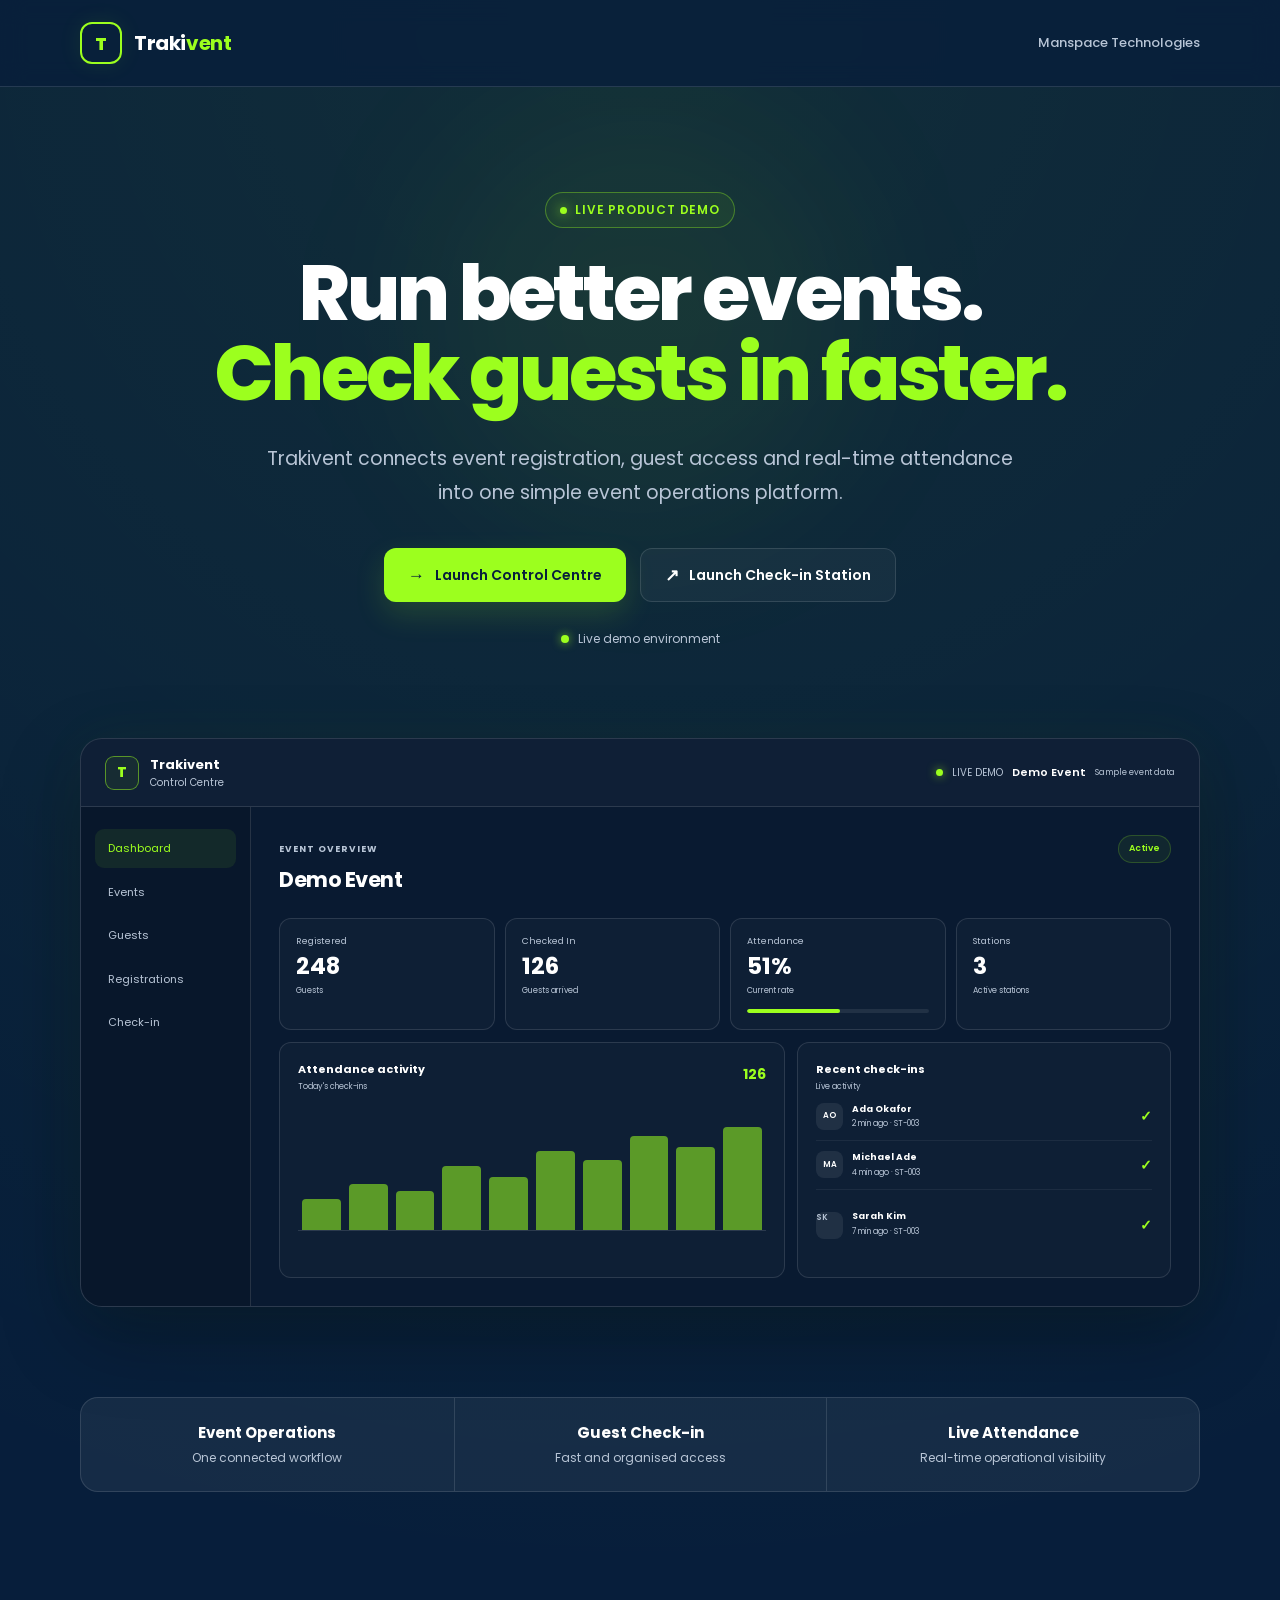
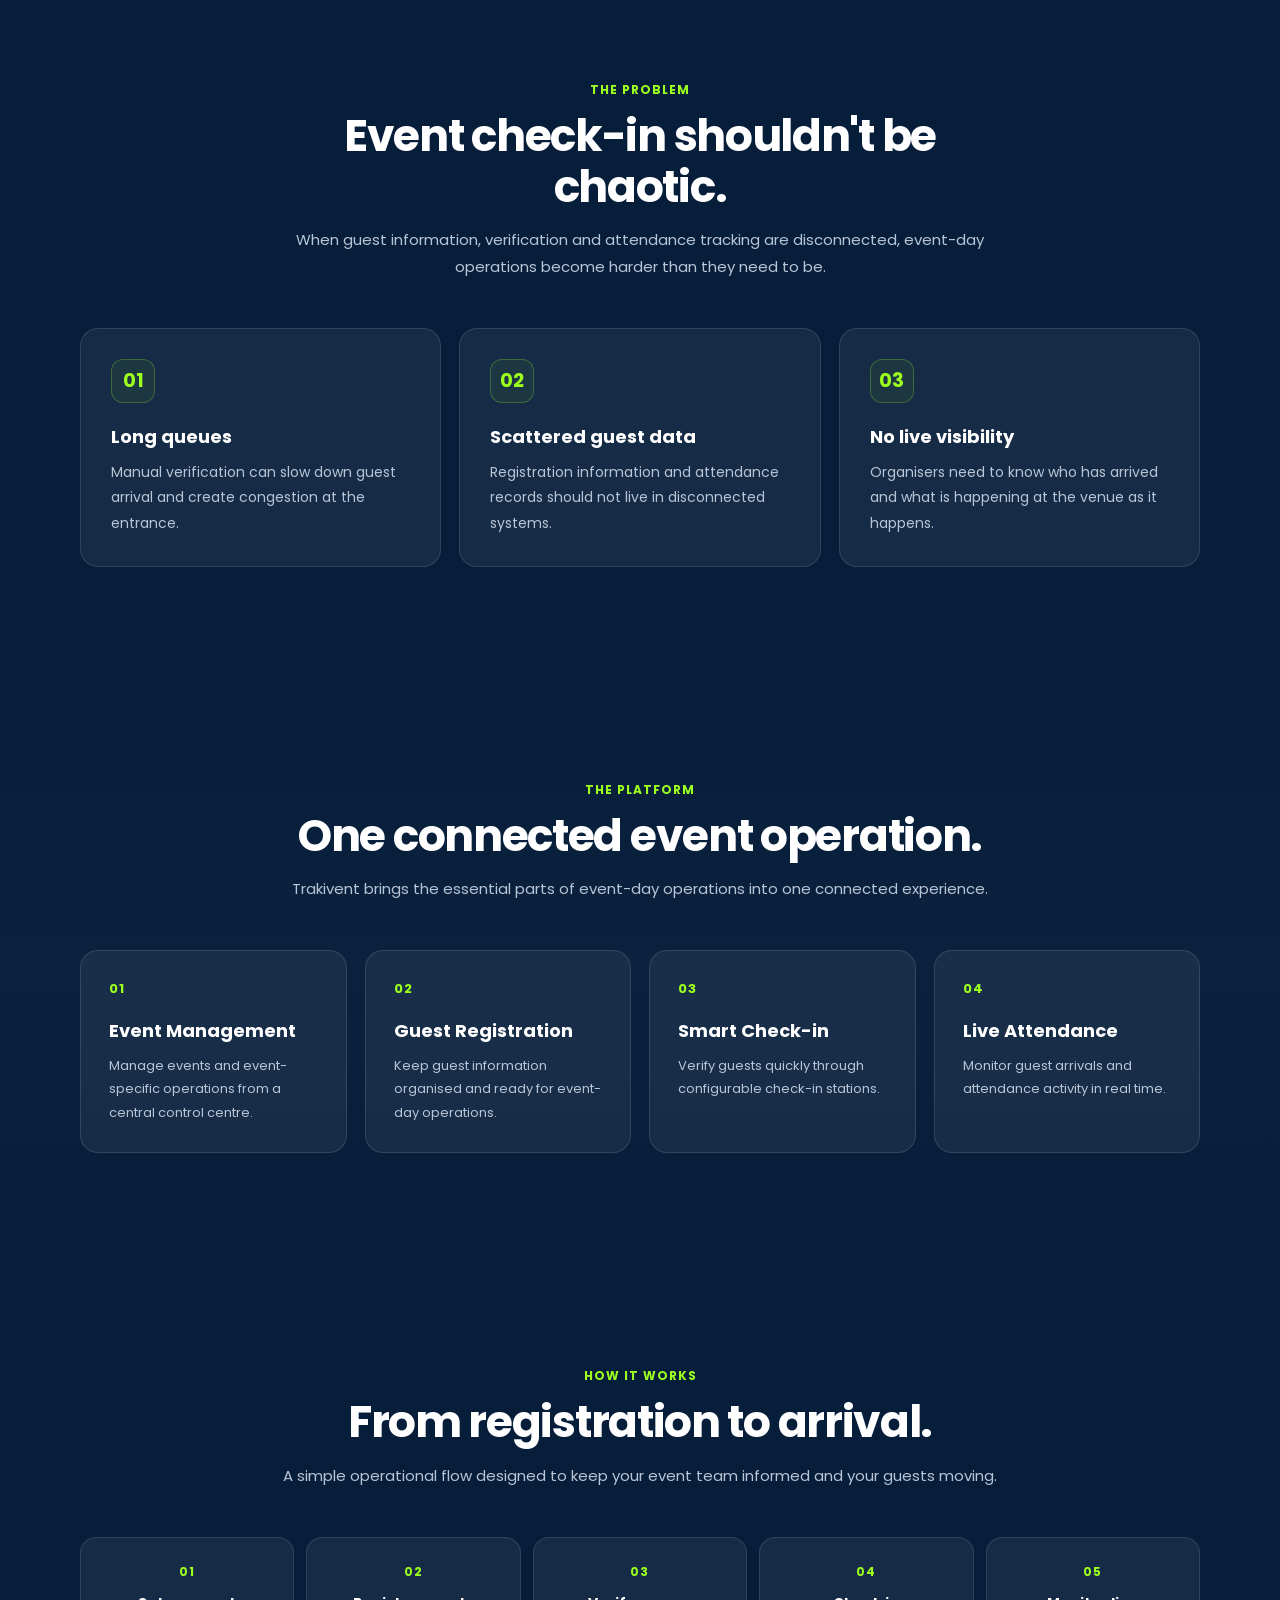
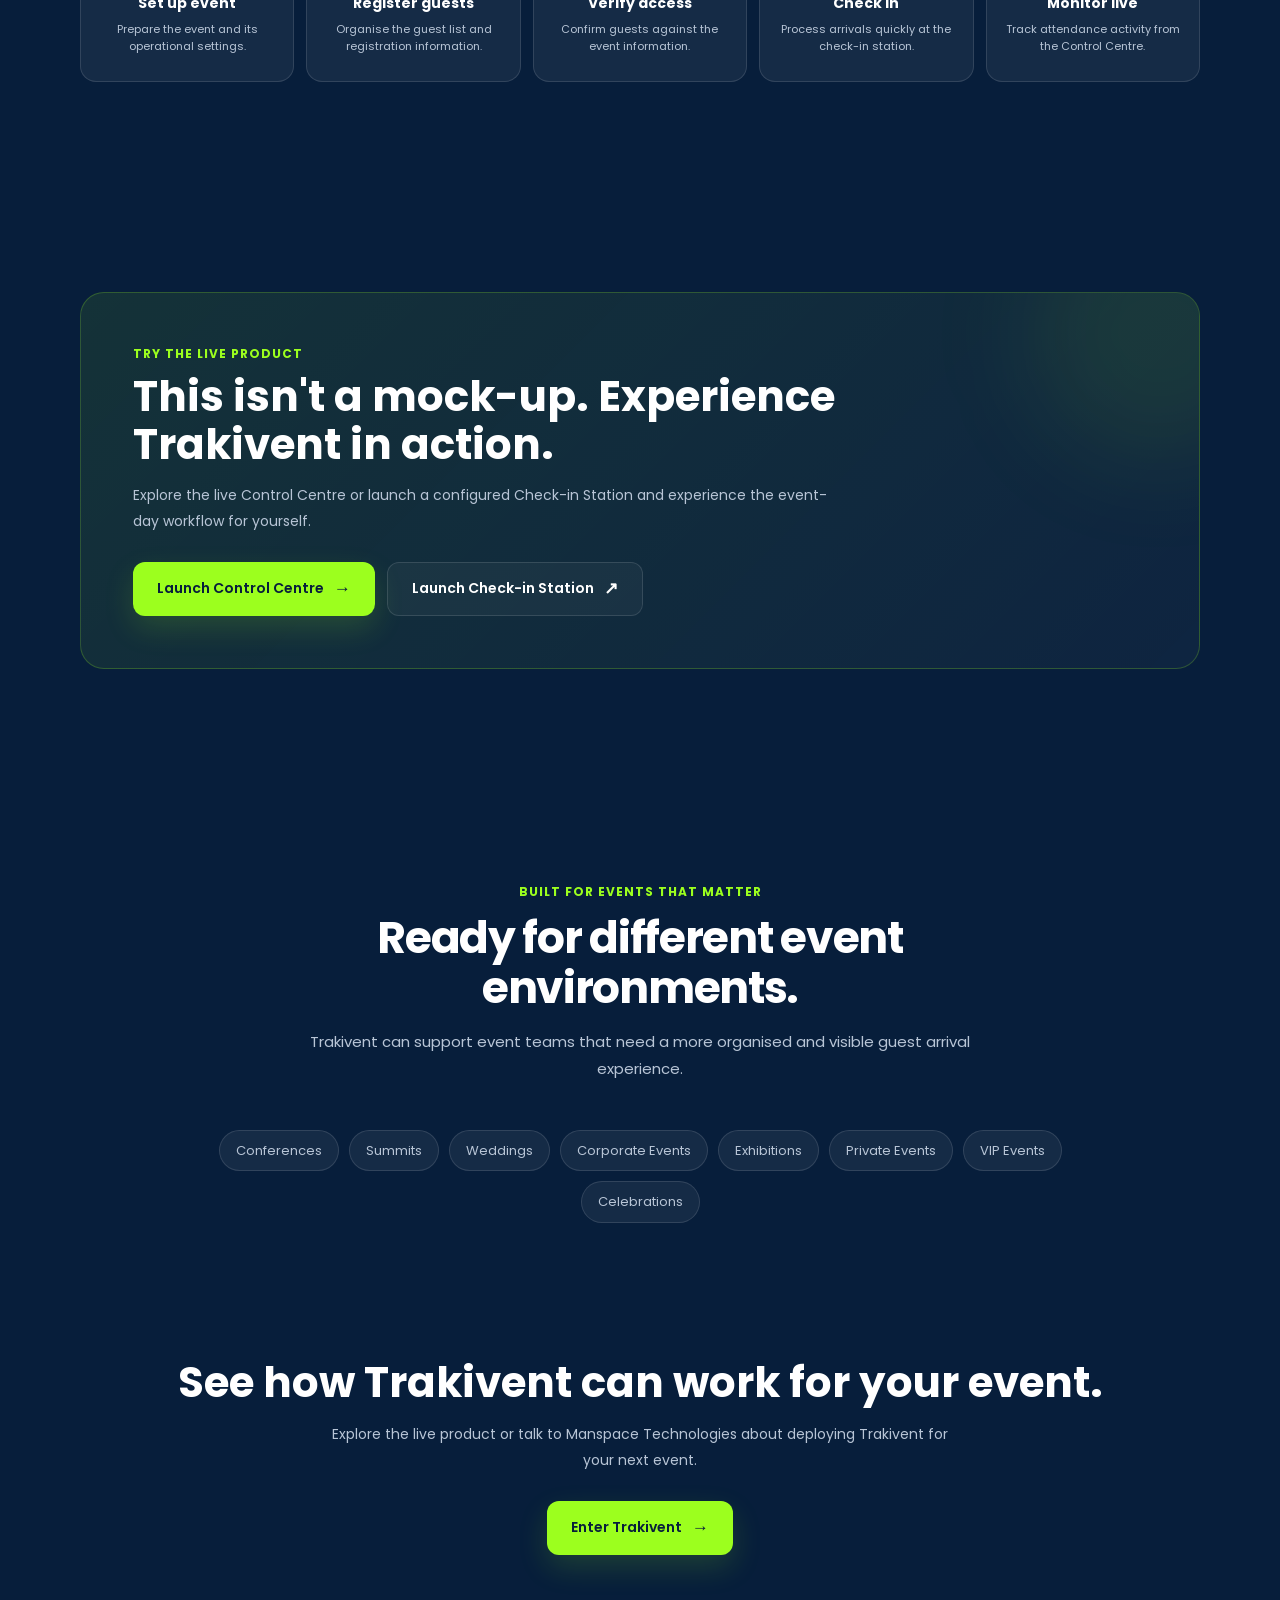
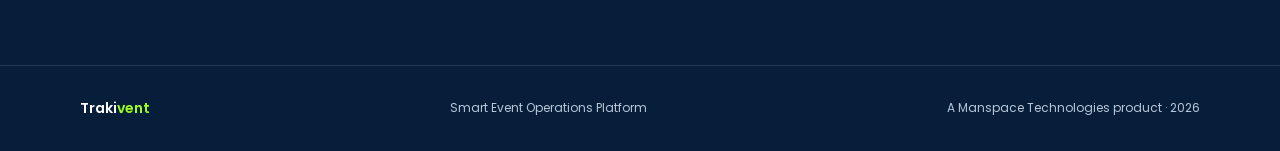
<file: index.html>
<!DOCTYPE html>
<html lang="en">
<head>
    <meta charset="UTF-8">

    <meta
        name="viewport"
        content="width=device-width, initial-scale=1.0"
    >

    <meta
        name="description"
        content="Trakivent — Smart Event Operations Platform by Manspace Technologies."
    >

    <meta
        name="theme-color"
        content="#071e3b"
    >

    <title>Trakivent | Smart Event Operations Platform</title>

    <!-- Poppins -->
    <link
        rel="preconnect"
        href="https://fonts.googleapis.com"
    >

    <link
        rel="preconnect"
        href="https://fonts.gstatic.com"
        crossorigin
    >

    <link
        href="https://fonts.googleapis.com/css2?family=Poppins:wght@400;500;600;700;800&display=swap"
        rel="stylesheet"
    >

    <style>

        /* =====================================
           BRAND VARIABLES
        ===================================== */

        :root {
            --brand-bg: #071e3b;
            --brand-bg-soft: #0b294d;
            --brand-accent: #9cff1e;
            --brand-white: #ffffff;
            --brand-muted: #b8c5d6;
            --brand-card: rgba(255, 255, 255, 0.06);
            --brand-card-strong: rgba(255, 255, 255, 0.08);
            --brand-border: rgba(255, 255, 255, 0.12);
            --brand-border-accent: rgba(156, 255, 30, 0.25);
        }


        /* =====================================
           RESET
        ===================================== */

        * {
            margin: 0;
            padding: 0;
            box-sizing: border-box;
        }


        html {
            scroll-behavior: smooth;
        }


        body {
            min-height: 100vh;
            background:
                radial-gradient(
                    circle at 50% 0%,
                    rgba(156, 255, 30, 0.07),
                    transparent 32%
                ),
                var(--brand-bg);
            color: var(--brand-white);
            font-family: "Poppins", sans-serif;
            line-height: 1.5;
        }


        a {
            color: inherit;
            text-decoration: none;
        }


        .container {
            width: min(1120px, calc(100% - 40px));
            margin: 0 auto;
        }


        /* =====================================
           HEADER
        ===================================== */

        header {
            padding: 22px 0;
            border-bottom: 1px solid var(--brand-border);
            background: rgba(7, 30, 59, 0.75);
            backdrop-filter: blur(12px);
        }


        .nav {
            display: flex;
            align-items: center;
            justify-content: space-between;
            gap: 20px;
        }


        .brand {
            display: flex;
            align-items: center;
            gap: 12px;
        }


        .brand-mark {
            width: 42px;
            height: 42px;
            border: 2px solid var(--brand-accent);
            border-radius: 12px;
            display: flex;
            align-items: center;
            justify-content: center;
            color: var(--brand-accent);
            font-weight: 800;
            font-size: 18px;
            box-shadow: 0 0 24px rgba(156, 255, 30, 0.08);
        }


        .brand-name {
            font-size: 20px;
            font-weight: 700;
            letter-spacing: -0.4px;
        }


        .brand-name span {
            color: var(--brand-accent);
        }


        .nav-label {
            font-size: 13px;
            color: var(--brand-muted);
            font-weight: 500;
        }


        /* =====================================
           HERO
        ===================================== */

        .hero {
            position: relative;
            overflow: hidden;
            padding: 105px 0 90px;
            text-align: center;
        }


        .hero::before {
            content: "";
            position: absolute;
            width: 420px;
            height: 420px;
            border-radius: 50%;
            background: rgba(156, 255, 30, 0.06);
            filter: blur(80px);
            left: 50%;
            top: 20px;
            transform: translateX(-50%);
            pointer-events: none;
        }


        .hero-content {
            position: relative;
            z-index: 1;
        }


        .eyebrow {
            display: inline-flex;
            align-items: center;
            gap: 8px;
            padding: 8px 14px;
            border: 1px solid rgba(156, 255, 30, 0.35);
            background: rgba(156, 255, 30, 0.06);
            border-radius: 999px;
            color: var(--brand-accent);
            font-size: 12px;
            font-weight: 600;
            letter-spacing: 0.8px;
            text-transform: uppercase;
            margin-bottom: 25px;
        }


        .eyebrow-dot {
            width: 7px;
            height: 7px;
            border-radius: 50%;
            background: var(--brand-accent);
            box-shadow: 0 0 12px rgba(156, 255, 30, 0.8);
        }


        .hero h1 {
            max-width: 920px;
            margin: 0 auto;
            font-size: clamp(44px, 7vw, 78px);
            line-height: 1.03;
            letter-spacing: -3px;
            font-weight: 800;
        }


        .hero h1 span {
            display: block;
            color: var(--brand-accent);
        }


        .hero-text {
            max-width: 760px;
            margin: 28px auto 0;
            color: var(--brand-muted);
            font-size: clamp(16px, 2vw, 19px);
            line-height: 1.8;
        }


        /* =====================================
           CTA BUTTONS
        ===================================== */

        .hero-actions {
            margin-top: 38px;
            display: flex;
            justify-content: center;
            flex-wrap: wrap;
            gap: 14px;
        }


        .btn {
            display: inline-flex;
            align-items: center;
            justify-content: center;
            gap: 10px;
            min-height: 54px;
            padding: 0 24px;
            border-radius: 12px;
            font-family: "Poppins", sans-serif;
            font-size: 14px;
            font-weight: 600;
            transition:
                transform 0.2s ease,
                box-shadow 0.2s ease,
                background 0.2s ease,
                border-color 0.2s ease;
        }


        .btn:hover {
            transform: translateY(-2px);
        }


        .btn-primary {
            background: var(--brand-accent);
            color: var(--brand-bg);
            box-shadow:
                0 12px 30px rgba(156, 255, 30, 0.15);
        }


        .btn-primary:hover {
            box-shadow:
                0 16px 35px rgba(156, 255, 30, 0.25);
        }


        .btn-secondary {
            border: 1px solid var(--brand-border);
            background: rgba(255, 255, 255, 0.04);
            color: var(--brand-white);
        }


        .btn-secondary:hover {
            background: rgba(255, 255, 255, 0.08);
            border-color: rgba(255, 255, 255, 0.22);
        }


        .btn-icon {
            font-size: 17px;
            line-height: 1;
        }


        .demo-status {
            margin: 28px auto 0;
            display: flex;
            justify-content: center;
            align-items: center;
            gap: 9px;
            color: var(--brand-muted);
            font-size: 12px;
        }


        .status-dot {
            width: 8px;
            height: 8px;
            border-radius: 50%;
            background: var(--brand-accent);
            box-shadow: 0 0 10px rgba(156, 255, 30, 0.75);
        }

        /* =====================================
           PRODUCT PREVIEW
        ===================================== */

        .product-preview {

            padding: 0 0 90px;

        }


        .product-preview-shell {

            overflow: hidden;

            border: 1px solid rgba(255, 255, 255, 0.14);

            border-radius: 22px;

            background: #091a31;

            box-shadow:
                0 30px 80px rgba(0, 0, 0, 0.28),
                0 0 60px rgba(156, 255, 30, 0.04);

        }


        .preview-topbar {

            min-height: 68px;

            padding: 0 24px;

            display: flex;

            align-items: center;

            justify-content: space-between;

            gap: 20px;

            border-bottom: 1px solid var(--brand-border);

            background: rgba(255, 255, 255, 0.025);

        }


        .preview-brand {

            display: flex;

            align-items: center;

            gap: 11px;

        }


        .preview-brand-mark {

            width: 34px;

            height: 34px;

            display: flex;

            align-items: center;

            justify-content: center;

            border: 1px solid rgba(156, 255, 30, 0.5);

            border-radius: 9px;

            color: var(--brand-accent);

            font-size: 14px;

            font-weight: 800;

            background: rgba(156, 255, 30, 0.06);

        }


        .preview-brand strong {

            display: block;

            font-size: 13px;

        }


        .preview-brand span {

            display: block;

            margin-top: 1px;

            color: var(--brand-muted);

            font-size: 10px;

        }


        .preview-event {

            display: flex;

            align-items: center;

            gap: 9px;

            color: var(--brand-muted);

            font-size: 10px;

        }


        .preview-event strong {

            color: var(--brand-white);

            font-size: 11px;

            font-weight: 600;

        }

        .preview-event-info {
    display: flex;
    flex-direction: column;
    gap: 1px;
}

.preview-event-info span {
    color: var(--brand-muted);
    font-size: 10px;
}

.preview-event-info strong {
    color: var(--brand-white);
    font-size: 11px;
    font-weight: 600;
}

.preview-event-info small {
    color: var(--brand-muted);
    font-size: 8px;
    font-weight: 500;
}


        .preview-live-dot {

            width: 7px;

            height: 7px;

            border-radius: 50%;

            background: var(--brand-accent);

            box-shadow: 0 0 10px rgba(156, 255, 30, 0.7);

        }


        .preview-body {

            display: grid;

            grid-template-columns: 170px 1fr;

            min-height: 400px;

        }


        .preview-sidebar {

            padding: 22px 14px;

            border-right: 1px solid var(--brand-border);

            background: rgba(0, 0, 0, 0.12);

        }


        .preview-nav-item {

            padding: 11px 13px;

            margin-bottom: 5px;

            border-radius: 9px;

            color: var(--brand-muted);

            font-size: 11px;

        }


        .preview-nav-item.active {

            color: var(--brand-accent);

            background: rgba(156, 255, 30, 0.08);

        }


        .preview-main {

            padding: 28px;

            min-width: 0;

        }


        .preview-heading {

            display: flex;

            align-items: flex-start;

            justify-content: space-between;

            gap: 20px;

        }


        .preview-kicker {

            color: var(--brand-muted);

            font-size: 9px;

            font-weight: 700;

            letter-spacing: 1px;

        }


        .preview-heading h3 {

            margin-top: 5px;

            font-size: 21px;

            letter-spacing: -0.5px;

        }


        .preview-event-status {

            padding: 6px 10px;

            border: 1px solid rgba(156, 255, 30, 0.2);

            border-radius: 999px;

            color: var(--brand-accent);

            background: rgba(156, 255, 30, 0.06);

            font-size: 9px;

            font-weight: 600;

        }


        .preview-stats {

            display: grid;

            grid-template-columns: repeat(4, 1fr);

            gap: 10px;

            margin-top: 22px;

        }


        .preview-stat {

            padding: 16px;

            border: 1px solid var(--brand-border);

            border-radius: 12px;

            background: rgba(255, 255, 255, 0.025);

        }


        .preview-stat span {

            display: block;

            color: var(--brand-muted);

            font-size: 9px;

        }


        .preview-stat strong {

            display: block;

            margin-top: 7px;

            font-size: 23px;

            line-height: 1;

        }


        .preview-stat small {

            display: block;

            margin-top: 7px;

            color: var(--brand-muted);

            font-size: 8px;

        }

.preview-progress {
    width: 100%;
    height: 4px;
    margin-top: 12px;
    overflow: hidden;
    border-radius: 999px;
    background: rgba(255, 255, 255, 0.08);
}

.preview-progress-bar {
    height: 100%;
    border-radius: 999px;
    background: var(--brand-accent);
}

        .preview-lower {

            display: grid;

            grid-template-columns: 1.15fr 0.85fr;

            gap: 12px;

            margin-top: 12px;

        }


        .preview-chart-card,

        .preview-checkins {

            padding: 18px;

            border: 1px solid var(--brand-border);

            border-radius: 12px;

            background: rgba(255, 255, 255, 0.025);

        }


        .preview-card-heading {

            display: flex;

            align-items: flex-start;

            justify-content: space-between;

            gap: 15px;

        }


        .preview-card-heading strong {

            display: block;

            font-size: 11px;

        }


        .preview-card-heading span {

            display: block;

            margin-top: 3px;

            color: var(--brand-muted);

            font-size: 8px;

        }


        .preview-card-value {

            color: var(--brand-accent) !important;

            font-size: 14px !important;

            font-weight: 700;

        }


        .preview-chart {

            height: 120px;

            margin-top: 18px;

            padding: 10px 4px 0;

            display: flex;

            align-items: flex-end;

            gap: 8px;

            border-bottom: 1px solid var(--brand-border);

        }


        .chart-bar {

            flex: 1;

            min-width: 5px;

            border-radius: 4px 4px 0 0;

            background: rgba(156, 255, 30, 0.55);

        }


        .preview-checkin {

            display: flex;

            align-items: center;

            gap: 9px;

            padding: 10px 0;

            border-bottom: 1px solid rgba(255, 255, 255, 0.06);

        }


        .preview-checkin:last-child {

            border-bottom: 0;

        }


        .checkin-avatar {

            width: 27px;

            height: 27px;

            flex: 0 0 auto;

            display: flex;

            align-items: center;

            justify-content: center;

            border-radius: 8px;

            color: var(--brand-white);

            background: rgba(255, 255, 255, 0.08);

            font-size: 8px;

            font-weight: 600;

        }


        .preview-checkin div {

            min-width: 0;

            flex: 1;

        }


        .preview-checkin strong {

            display: block;

            font-size: 9px;

            white-space: nowrap;

            overflow: hidden;

            text-overflow: ellipsis;

        }


        .preview-checkin div span {

            display: block;

            margin-top: 2px;

            color: var(--brand-muted);

            font-size: 8px;

        }


        .checkin-status {

            color: var(--brand-accent);

            font-size: 12px;

            font-weight: 700;

        }

        .preview-checkin .checkin-status {

    color: var(--brand-accent) !important;

    font-size: 14px;

    font-weight: 800;

    line-height: 1;

}

        /* =====================================
           TRUST STRIP
        ===================================== */

        .trust-strip {
            padding: 0 0 80px;
        }


        .trust-box {
            display: grid;
            grid-template-columns: repeat(3, 1fr);
            border: 1px solid var(--brand-border);
            border-radius: 18px;
            overflow: hidden;
            background: var(--brand-card);
        }


        .trust-item {
            padding: 24px;
            text-align: center;
        }


        .trust-item + .trust-item {
            border-left: 1px solid var(--brand-border);
        }


        .trust-item strong {
            display: block;
            font-size: 15px;
        }


        .trust-item span {
            display: block;
            margin-top: 5px;
            color: var(--brand-muted);
            font-size: 12px;
        }


        /* =====================================
           PROBLEM SECTION
        ===================================== */

        .section {
            padding: 105px 0;
        }


        .section-heading {
            text-align: center;
            max-width: 720px;
            margin: 0 auto 48px;
        }


        .section-kicker {
            color: var(--brand-accent);
            font-size: 12px;
            font-weight: 700;
            letter-spacing: 1px;
            text-transform: uppercase;
        }


        .section-heading h2 {
            margin-top: 10px;
            font-size: clamp(30px, 4vw, 44px);
            line-height: 1.15;
            letter-spacing: -1.3px;
        }


        .section-heading p {
            margin-top: 14px;
            color: var(--brand-muted);
            font-size: 15px;
            line-height: 1.8;
        }


        .problem-grid {
            display: grid;
            grid-template-columns: repeat(3, 1fr);
            gap: 18px;
        }


        .problem-card {
            padding: 30px;
            border: 1px solid var(--brand-border);
            border-radius: 18px;
            background: var(--brand-card);
        }


        .problem-icon {
            width: 44px;
            height: 44px;
            display: flex;
            align-items: center;
            justify-content: center;
            border-radius: 12px;
            color: var(--brand-accent);
            border: 1px solid var(--brand-border-accent);
            background: rgba(156, 255, 30, 0.06);
            font-size: 19px;
            font-weight: 700;
        }


        .problem-card h3 {
            margin-top: 20px;
            font-size: 18px;
        }


        .problem-card p {
            margin-top: 10px;
            color: var(--brand-muted);
            font-size: 14px;
            line-height: 1.8;
        }


        /* =====================================
           FEATURES
        ===================================== */

        .features {
            padding: 105px 0;
            background:
                linear-gradient(
                    180deg,
                    transparent,
                    rgba(255, 255, 255, 0.015),
                    transparent
                );
        }


        .feature-grid {
            display: grid;
            grid-template-columns: repeat(4, 1fr);
            gap: 18px;
        }


        .feature-card {
            padding: 28px;
            background: var(--brand-card);
            border: 1px solid var(--brand-border);
            border-radius: 18px;
            transition:
                transform 0.2s ease,
                border-color 0.2s ease,
                background 0.2s ease;
        }


        .feature-card:hover {
            transform: translateY(-4px);
            border-color: rgba(156, 255, 30, 0.35);
            background: var(--brand-card-strong);
        }


        .feature-number {
            color: var(--brand-accent);
            font-size: 13px;
            font-weight: 700;
            letter-spacing: 1px;
        }


        .feature-card h3 {
            margin-top: 18px;
            font-size: 18px;
            font-weight: 700;
        }


        .feature-card p {
            margin-top: 10px;
            color: var(--brand-muted);
            font-size: 13px;
            line-height: 1.8;
        }


        /* =====================================
           HOW IT WORKS
        ===================================== */

        .workflow {
            display: grid;
            grid-template-columns: repeat(5, 1fr);
            gap: 12px;
        }


        .workflow-step {
            position: relative;
            padding: 25px 18px;
            border: 1px solid var(--brand-border);
            border-radius: 16px;
            background: var(--brand-card);
            text-align: center;
        }


        .workflow-number {
            color: var(--brand-accent);
            font-size: 12px;
            font-weight: 700;
            letter-spacing: 1px;
        }


        .workflow-step h3 {
            margin-top: 12px;
            font-size: 14px;
        }


        .workflow-step p {
            margin-top: 7px;
            color: var(--brand-muted);
            font-size: 11px;
            line-height: 1.6;
        }


        /* =====================================
           LIVE DEMO
        ===================================== */

        .demo-panel {
            padding: 105px 0;
        }


        .demo-box {
            position: relative;
            overflow: hidden;
            padding: 52px;
            border-radius: 24px;
            border: 1px solid rgba(156, 255, 30, 0.22);
            background:
                linear-gradient(
                    135deg,
                    rgba(156, 255, 30, 0.09),
                    rgba(255, 255, 255, 0.03)
                );
        }


        .demo-box::after {
            content: "";
            position: absolute;
            width: 260px;
            height: 260px;
            border-radius: 50%;
            background: rgba(156, 255, 30, 0.08);
            filter: blur(50px);
            right: -90px;
            top: -90px;
            pointer-events: none;
        }


        .demo-box-content {
            position: relative;
            z-index: 1;
        }


        .demo-box .section-kicker {
            display: block;
        }


        .demo-box h2 {
            max-width: 760px;
            margin-top: 10px;
            font-size: clamp(28px, 4vw, 42px);
            line-height: 1.15;
        }


        .demo-box p {
            margin-top: 14px;
            color: var(--brand-muted);
            font-size: 14px;
            line-height: 1.8;
            max-width: 700px;
        }


        .demo-actions {
            margin-top: 28px;
            display: flex;
            flex-wrap: wrap;
            gap: 12px;
        }


        /* =====================================
           USE CASES
        ===================================== */

        .use-cases {
            display: flex;
            justify-content: center;
            flex-wrap: wrap;
            gap: 10px;
            max-width: 900px;
            margin: 0 auto;
        }


        .use-case {
            padding: 10px 16px;
            border: 1px solid var(--brand-border);
            border-radius: 999px;
            background: var(--brand-card);
            color: var(--brand-muted);
            font-size: 13px;
        }


        /* =====================================
           FINAL CTA
        ===================================== */

        .final-cta {
            padding: 30px 0 110px;
            text-align: center;
        }


        .final-cta h2 {
            font-size: clamp(28px, 4vw, 42px);
            line-height: 1.2;
        }


        .final-cta p {
            max-width: 650px;
            margin: 14px auto 0;
            color: var(--brand-muted);
            font-size: 14px;
            line-height: 1.8;
        }


        .final-cta .btn {
            margin-top: 28px;
        }


        /* =====================================
           FOOTER
        ===================================== */

        footer {
            border-top: 1px solid var(--brand-border);
            padding: 32px 0;
        }


        .footer-content {
            display: flex;
            align-items: center;
            justify-content: space-between;
            gap: 20px;
        }


        .footer-brand {
            font-size: 14px;
            font-weight: 600;
        }


        .footer-brand span {
            color: var(--brand-accent);
        }


        .footer-text {
            color: var(--brand-muted);
            font-size: 12px;
        }


        /* =====================================
           RESPONSIVE
        ===================================== */

        @media (max-width: 950px) {

            .feature-grid {
                grid-template-columns: repeat(2, 1fr);
            }


            .workflow {
                grid-template-columns: repeat(3, 1fr);
            }

        }


        @media (max-width: 800px) {

    .hero {
        padding: 75px 0 70px;
    }

    .problem-grid {
        grid-template-columns: 1fr;
    }

    .trust-box {
        grid-template-columns: 1fr;
    }

    .trust-item + .trust-item {
        border-left: 0;
        border-top: 1px solid var(--brand-border);
    }

    .section,
    .features,
    .demo-panel {
        padding: 80px 0;
    }

    /* Mobile behaviour for the product preview */
    .product-preview {
        grid-template-columns: 1fr;
    }

    .preview-sidebar {
        display: none;
    }

    .preview-main {
        min-width: 0;
    }

}


        @media (max-width: 650px) {

            .container {
                width: min(100% - 28px, 1120px);
            }


            .feature-grid {
                grid-template-columns: 1fr;
            }


            .workflow {
                grid-template-columns: 1fr;
            }


            .hero h1 {
                letter-spacing: -2px;
            }


            .hero-actions {
                flex-direction: column;
            }


            .hero-actions .btn,
            .demo-actions .btn {
                width: 100%;
            }


            .demo-box {
                padding: 30px 24px;
            }


            .footer-content {
                flex-direction: column;
                align-items: flex-start;
            }

        }


        @media (max-width: 480px) {

            .nav-label {
                display: none;
            }


            .brand-name {
                font-size: 18px;
            }

        }

    </style>

</head>


<body>

    <!-- =====================================
         HEADER
    ====================================== -->

    <header>

        <div class="container nav">

            <a
                href="./"
                class="brand"
                aria-label="Trakivent Home"
            >

                <div class="brand-mark">
                    T
                </div>

                <div class="brand-name">
                    Traki<span>vent</span>
                </div>

            </a>


            <div class="nav-label">
                Manspace Technologies
            </div>

        </div>

    </header>


    <main>

        <!-- =====================================
             HERO
        ====================================== -->

        <section class="hero">

            <div class="container hero-content">

                <div class="eyebrow">

                    <span class="eyebrow-dot"></span>

                    Live Product Demo

                </div>


                <h1>

                    Run better events.

                    <span>Check guests in faster.</span>

                </h1>


                <p class="hero-text">

                    Trakivent connects event registration, guest access
                    and real-time attendance into one simple event
                    operations platform.

                </p>


                <div class="hero-actions">

                    <a
                        href="./control-centre/index.html"
                        class="btn btn-primary"
                    >

                        <span class="btn-icon">→</span>

                        Launch Control Centre

                    </a>


                    <a
                        href="./control-centre/station.html?station=ST-003&event=EVT-001"
                        class="btn btn-secondary"
                    >

                        <span class="btn-icon">↗</span>

                        Launch Check-in Station

                    </a>

                </div>


                <div class="demo-status">

                    <span class="status-dot"></span>

                    Live demo environment

                </div>

            </div>

                </section>


        <!-- =====================================
             PRODUCT PREVIEW
        ====================================== -->

        <section class="product-preview">

            <div class="container">

                <div class="product-preview-shell">

                    <div class="preview-topbar">

                        <div class="preview-brand">

                            <div class="preview-brand-mark">
                                T
                            </div>

                            <div>
                                <strong>Trakivent</strong>
                                <span>Control Centre</span>
                            </div>

                        </div>

                        <div class="preview-event">

    <span class="preview-live-dot"></span>

    <span>LIVE DEMO</span>

    <strong>Demo Event</strong>

    <small>Sample event data</small>

</div>

                    </div>


                    <div class="preview-body">

                        <aside class="preview-sidebar">

                            <div class="preview-nav-item active">
                                Dashboard
                            </div>

                            <div class="preview-nav-item">
                                Events
                            </div>

                            <div class="preview-nav-item">
                                Guests
                            </div>

                            <div class="preview-nav-item">
                                Registrations
                            </div>

                            <div class="preview-nav-item">
                                Check-in
                            </div>

                        </aside>


                        <div class="preview-main">

                            <div class="preview-heading">

                                <div>

                                    <span class="preview-kicker">
                                        EVENT OVERVIEW
                                    </span>

                                    <h3>
                                        Demo Event
                                    </h3>

                                </div>

                                <span class="preview-event-status">
                                    Active
                                </span>

                            </div>


                            <div class="preview-stats">

                                <div class="preview-stat">

                                    <span>
                                        Registered
                                    </span>

                                    <strong>
                                        248
                                    </strong>

                                    <small>
                                        Guests
                                    </small>

                                </div>


                                <div class="preview-stat">

                                    <span>
                                        Checked In
                                    </span>

                                    <strong>
                                        126
                                    </strong>

                                    <small>
                                        Guests arrived
                                    </small>

                                </div>


                                <div class="preview-stat">

    <span>
        Attendance
    </span>

    <strong>
        51%
    </strong>

    <small>
        Current rate
    </small>

    <div class="preview-progress">

        <div
            class="preview-progress-bar"
            style="width: 51%;"
        ></div>

    </div>

</div>


                                <div class="preview-stat">

                                    <span>
                                        Stations
                                    </span>

                                    <strong>
                                        3
                                    </strong>

                                    <small>
                                        Active stations
                                    </small>

                                </div>

                            </div>


                            <div class="preview-lower">

                                <div class="preview-chart-card">

                                    <div class="preview-card-heading">

                                        <div>

                                            <strong>
                                                Attendance activity
                                            </strong>

                                            <span>
                                                Today's check-ins
                                            </span>

                                        </div>

                                        <span class="preview-card-value">
                                            126
                                        </span>

                                    </div>


                                    <div class="preview-chart">

                                        <div class="chart-bar" style="height: 28%;"></div>

                                        <div class="chart-bar" style="height: 42%;"></div>

                                        <div class="chart-bar" style="height: 35%;"></div>

                                        <div class="chart-bar" style="height: 58%;"></div>

                                        <div class="chart-bar" style="height: 48%;"></div>

                                        <div class="chart-bar" style="height: 72%;"></div>

                                        <div class="chart-bar" style="height: 64%;"></div>

                                        <div class="chart-bar" style="height: 86%;"></div>

                                        <div class="chart-bar" style="height: 76%;"></div>

                                        <div class="chart-bar" style="height: 94%;"></div>

                                    </div>

                                </div>


                                <div class="preview-checkins">

                                    <div class="preview-card-heading">

                                        <div>

                                            <strong>
                                                Recent check-ins
                                            </strong>

                                            <span>
                                                Live activity
                                            </span>

                                        </div>

                                    </div>


                                    <div class="preview-checkin">

    <span class="checkin-avatar">
        AO
    </span>

    <div>

        <strong>
            Ada Okafor
        </strong>

        <span>
            2 min ago · ST-003
        </span>

    </div>

    <span class="checkin-status">
        ✓
    </span>

</div>


                                    <div class="preview-checkin">

    <span class="checkin-avatar">
        MA
    </span>

    <div>

        <strong>
            Michael Ade
        </strong>

        <span>
            4 min ago · ST-003
        </span>

    </div>

    <span class="checkin-status">
        ✓
    </span>

</div>


                                    <div class="preview-checkin">

                                        <div class="preview-checkin">

    <span class="checkin-avatar">
        SK
    </span>

    <div>

        <strong>
            Sarah Kim
        </strong>

        <span>
            7 min ago · ST-003
        </span>

    </div>

    <span class="checkin-status">
        ✓
    </span>

</div>

                                </div>

                            </div>

                        </div>

                    </div>

                </div>

            </div>

        </section>


        <!-- =====================================
             TRUST STRIP
        ====================================== -->

        <section class="trust-strip">

            <div class="container">

                <div class="trust-box">

                    <div class="trust-item">

                        <strong>Event Operations</strong>

                        <span>One connected workflow</span>

                    </div>


                    <div class="trust-item">

                        <strong>Guest Check-in</strong>

                        <span>Fast and organised access</span>

                    </div>


                    <div class="trust-item">

                        <strong>Live Attendance</strong>

                        <span>Real-time operational visibility</span>

                    </div>

                </div>

            </div>

        </section>


        <!-- =====================================
             PROBLEM
        ====================================== -->

        <section class="section">

            <div class="container">

                <div class="section-heading">

                    <span class="section-kicker">
                        The problem
                    </span>

                    <h2>
                        Event check-in shouldn't be chaotic.
                    </h2>

                    <p>
                        When guest information, verification and
                        attendance tracking are disconnected,
                        event-day operations become harder than
                        they need to be.
                    </p>

                </div>


                <div class="problem-grid">

                    <article class="problem-card">

                        <div class="problem-icon">
                            01
                        </div>

                        <h3>
                            Long queues
                        </h3>

                        <p>
                            Manual verification can slow down
                            guest arrival and create congestion
                            at the entrance.
                        </p>

                    </article>


                    <article class="problem-card">

                        <div class="problem-icon">
                            02
                        </div>

                        <h3>
                            Scattered guest data
                        </h3>

                        <p>
                            Registration information and
                            attendance records should not live
                            in disconnected systems.
                        </p>

                    </article>


                    <article class="problem-card">

                        <div class="problem-icon">
                            03
                        </div>

                        <h3>
                            No live visibility
                        </h3>

                        <p>
                            Organisers need to know who has
                            arrived and what is happening at
                            the venue as it happens.
                        </p>

                    </article>

                </div>

            </div>

        </section>


        <!-- =====================================
             FEATURES
        ====================================== -->

        <section class="features">

            <div class="container">

                <div class="section-heading">

                    <span class="section-kicker">
                        The platform
                    </span>

                    <h2>
                        One connected event operation.
                    </h2>

                    <p>
                        Trakivent brings the essential parts of
                        event-day operations into one connected
                        experience.
                    </p>

                </div>


                <div class="feature-grid">


                    <article class="feature-card">

                        <div class="feature-number">
                            01
                        </div>

                        <h3>
                            Event Management
                        </h3>

                        <p>
                            Manage events and event-specific
                            operations from a central control
                            centre.
                        </p>

                    </article>


                    <article class="feature-card">

                        <div class="feature-number">
                            02
                        </div>

                        <h3>
                            Guest Registration
                        </h3>

                        <p>
                            Keep guest information organised
                            and ready for event-day operations.
                        </p>

                    </article>


                    <article class="feature-card">

                        <div class="feature-number">
                            03
                        </div>

                        <h3>
                            Smart Check-in
                        </h3>

                        <p>
                            Verify guests quickly through
                            configurable check-in stations.
                        </p>

                    </article>


                    <article class="feature-card">

                        <div class="feature-number">
                            04
                        </div>

                        <h3>
                            Live Attendance
                        </h3>

                        <p>
                            Monitor guest arrivals and
                            attendance activity in real time.
                        </p>

                    </article>


                </div>

            </div>

        </section>


        <!-- =====================================
             HOW IT WORKS
        ====================================== -->

        <section class="section">

            <div class="container">

                <div class="section-heading">

                    <span class="section-kicker">
                        How it works
                    </span>

                    <h2>
                        From registration to arrival.
                    </h2>

                    <p>
                        A simple operational flow designed to
                        keep your event team informed and your
                        guests moving.
                    </p>

                </div>


                <div class="workflow">


                    <article class="workflow-step">

                        <div class="workflow-number">
                            01
                        </div>

                        <h3>
                            Set up event
                        </h3>

                        <p>
                            Prepare the event and its operational
                            settings.
                        </p>

                    </article>


                    <article class="workflow-step">

                        <div class="workflow-number">
                            02
                        </div>

                        <h3>
                            Register guests
                        </h3>

                        <p>
                            Organise the guest list and registration
                            information.
                        </p>

                    </article>


                    <article class="workflow-step">

                        <div class="workflow-number">
                            03
                        </div>

                        <h3>
                            Verify access
                        </h3>

                        <p>
                            Confirm guests against the event
                            information.
                        </p>

                    </article>


                    <article class="workflow-step">

                        <div class="workflow-number">
                            04
                        </div>

                        <h3>
                            Check in
                        </h3>

                        <p>
                            Process arrivals quickly at the
                            check-in station.
                        </p>

                    </article>


                    <article class="workflow-step">

                        <div class="workflow-number">
                            05
                        </div>

                        <h3>
                            Monitor live
                        </h3>

                        <p>
                            Track attendance activity from the
                            Control Centre.
                        </p>

                    </article>


                </div>

            </div>

        </section>


        <!-- =====================================
             LIVE DEMO
        ====================================== -->

        <section class="demo-panel">

            <div class="container">

                <div class="demo-box">

                    <div class="demo-box-content">

                        <span class="section-kicker">
                            Try the live product
                        </span>


                        <h2>
                            This isn't a mock-up. Experience
                            Trakivent in action.
                        </h2>


                        <p>
                            Explore the live Control Centre or
                            launch a configured Check-in Station
                            and experience the event-day workflow
                            for yourself.
                        </p>


                        <div class="demo-actions">

                            <a
                                href="./control-centre/index.html"
                                class="btn btn-primary"
                            >

                                Launch Control Centre

                                <span class="btn-icon">→</span>

                            </a>


                            <a
                                href="./control-centre/station.html?station=ST-003&event=EVT-001"
                                class="btn btn-secondary"
                            >

                                Launch Check-in Station

                                <span class="btn-icon">↗</span>

                            </a>

                        </div>

                    </div>

                </div>

            </div>

        </section>


        <!-- =====================================
             USE CASES
        ====================================== -->

        <section class="section">

            <div class="container">

                <div class="section-heading">

                    <span class="section-kicker">
                        Built for events that matter
                    </span>

                    <h2>
                        Ready for different event environments.
                    </h2>

                    <p>
                        Trakivent can support event teams that need
                        a more organised and visible guest arrival
                        experience.
                    </p>

                </div>


                <div class="use-cases">

                    <span class="use-case">
                        Conferences
                    </span>

                    <span class="use-case">
                        Summits
                    </span>

                    <span class="use-case">
                        Weddings
                    </span>

                    <span class="use-case">
                        Corporate Events
                    </span>

                    <span class="use-case">
                        Exhibitions
                    </span>

                    <span class="use-case">
                        Private Events
                    </span>

                    <span class="use-case">
                        VIP Events
                    </span>

                    <span class="use-case">
                        Celebrations
                    </span>

                </div>

            </div>

        </section>


        <!-- =====================================
             FINAL CTA
        ====================================== -->

        <section class="final-cta">

            <div class="container">

                <h2>
                    See how Trakivent can work for your event.
                </h2>


                <p>
                    Explore the live product or talk to Manspace
                    Technologies about deploying Trakivent for
                    your next event.
                </p>


                <a
                    href="./control-centre/index.html"
                    class="btn btn-primary"
                >

                    Enter Trakivent

                    <span class="btn-icon">→</span>

                </a>

            </div>

        </section>

    </main>


    <!-- =====================================
         FOOTER
    ====================================== -->

    <footer>

        <div class="container footer-content">

            <div class="footer-brand">

                Traki<span>vent</span>

            </div>


            <div class="footer-text">

                Smart Event Operations Platform

            </div>


            <div class="footer-text">

                A Manspace Technologies product · 2026

            </div>

        </div>

    </footer>


</body>

</html>
</file>
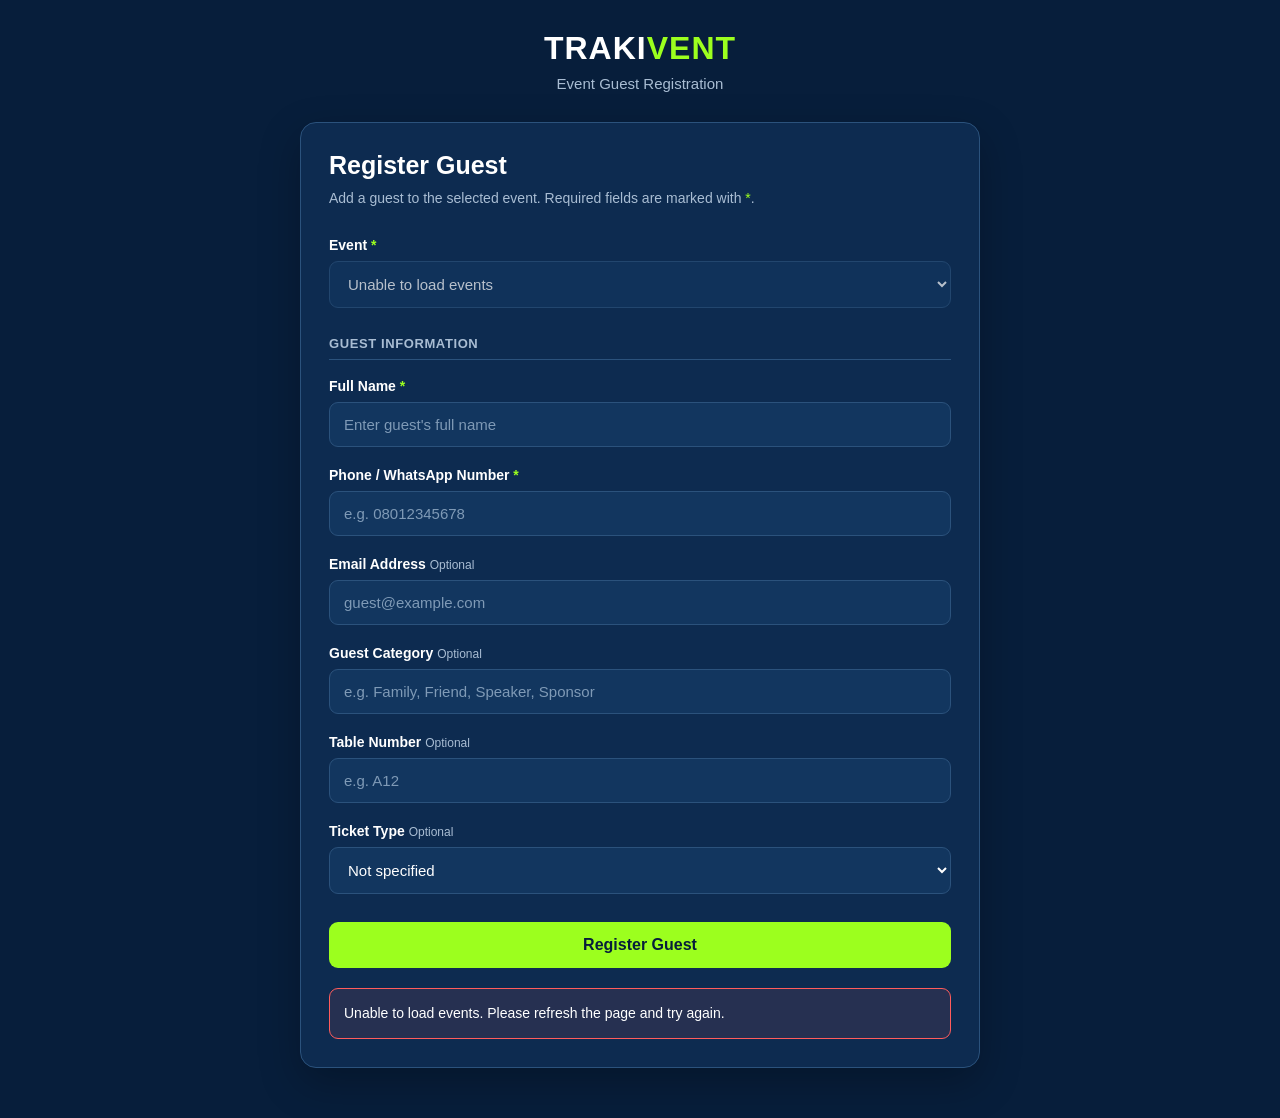
<file: registration/index.html>
<!DOCTYPE html>

<html lang="en">

<head>

<meta charset="UTF-8">

<meta
    name="viewport"
    content="width=device-width, initial-scale=1.0">

<title>TRAKIVENT Guest Registration</title>

<style>

:root {

    --bg: #071e3b;
    --card: #0d2b50;
    --input: #12365f;
    --border: #2b527c;
    --text: #ffffff;
    --muted: #a9bdd3;
    --accent: #9cff1e;
    --danger: #ff5c5c;

}


* {

    box-sizing: border-box;

}


body {

    margin: 0;

    min-height: 100vh;

    font-family:
        Arial,
        Helvetica,
        sans-serif;

    background:
        var(--bg);

    color:
        var(--text);

}


.container {

    width: 100%;

    max-width: 720px;

    margin: 0 auto;

    padding: 30px 20px 50px;

}


.header {

    text-align: center;

    margin-bottom: 30px;

}


.logo {

    font-size: 32px;

    font-weight: 800;

    letter-spacing: 1px;

}


.logo span {

    color:
        var(--accent);

}


.header p {

    margin-top: 8px;

    color:
        var(--muted);

    font-size: 15px;

}


.card {

    background:
        var(--card);

    border:
        1px solid var(--border);

    border-radius: 16px;

    padding: 28px;

    box-shadow:
        0 15px 40px
        rgba(0,0,0,0.25);

}


.card h1 {

    margin-top: 0;

    margin-bottom: 8px;

    font-size: 25px;

}


.cardIntro {

    margin-top: 0;

    margin-bottom: 28px;

    color:
        var(--muted);

    font-size: 14px;

    line-height: 1.5;

}


.formGroup {

    margin-bottom: 20px;

}


label {

    display: block;

    margin-bottom: 8px;

    font-size: 14px;

    font-weight: 600;

}


.required {

    color:
        var(--accent);

}


.optional {

    color:
        var(--muted);

    font-size: 12px;

    font-weight: normal;

}


input,
select {

    width: 100%;

    padding: 13px 14px;

    border-radius: 9px;

    border:
        1px solid var(--border);

    background:
        var(--input);

    color:
        var(--text);

    font-size: 15px;

    outline: none;

}


input:focus,
select:focus {

    border-color:
        var(--accent);

    box-shadow:
        0 0 0 2px
        rgba(156,255,30,0.12);

}


input::placeholder {

    color:
        #7f9ab6;

}


select {

    cursor: pointer;

}


.sectionLabel {

    margin-top: 28px;

    margin-bottom: 18px;

    padding-bottom: 8px;

    border-bottom:
        1px solid var(--border);

    color:
        var(--muted);

    font-size: 13px;

    font-weight: 700;

    text-transform: uppercase;

    letter-spacing: 0.6px;

}


.submitBtn {

    width: 100%;

    border: none;

    border-radius: 9px;

    padding: 14px;

    margin-top: 8px;

    background:
        var(--accent);

    color:
        #071e3b;

    font-size: 16px;

    font-weight: 800;

    cursor: pointer;

}


.submitBtn:hover {

    opacity: 0.9;

}


.submitBtn:disabled {

    opacity: 0.6;

    cursor: not-allowed;

}


.message {

    display: none;

    margin-top: 20px;

    padding: 14px;

    border-radius: 9px;

    font-size: 14px;

    line-height: 1.5;

}


.message.error {

    display: block;

    background:
        rgba(255,92,92,0.10);

    border:
        1px solid var(--danger);

}


.successCard {

    display: none;

    margin-top: 25px;

    padding: 22px;

    border-radius: 12px;

    background:
        #102f54;

    border:
        1px solid var(--accent);

    text-align: center;

}


.successCard h2 {

    margin-top: 0;

    color:
        var(--accent);

}


.successName {

    font-size: 20px;

    font-weight: 700;

    margin-bottom: 15px;

}


.successRow {

    display: flex;

    justify-content: space-between;

    gap: 20px;

    padding: 10px 0;

    border-bottom:
        1px solid var(--border);

    text-align: left;

}


.successRow:last-child {

    border-bottom: none;

}


.successLabel {

    color:
        var(--muted);

}


.successValue {

    font-weight: 700;

    text-align: right;

    word-break: break-word;

}


.qrSection {

    margin-top: 25px;

    padding-top: 20px;

    border-top:
        1px solid var(--border);

}


.qrTitle {

    margin-bottom: 15px;

    font-size: 16px;

    font-weight: 700;

}


.qrImage {

    display: none;

    width: 300px;

    max-width: 100%;

    height: auto;

    margin: 0 auto 18px;

    padding: 10px;

    background: #ffffff;

    border-radius: 10px;

}


.downloadQR {

    display: inline-block;

    padding: 12px 20px;

    border-radius: 9px;

    background:
        var(--accent);

    color:
        #071e3b;

    font-size: 14px;

    font-weight: 800;

    text-decoration: none;

}


.newRegistration {

    display: block;

    margin-top: 15px;

    padding: 12px;

    border:
        1px solid var(--border);

    border-radius: 9px;

    background:
        transparent;

    color:
        var(--text);

    font-size: 14px;

    font-weight: 700;

    cursor: pointer;

    width: 100%;

}


@media (max-width: 600px) {

    .container {

        padding:
            20px 14px 40px;

    }


    .card {

        padding: 20px;

    }


    .logo {

        font-size: 27px;

    }


    .successRow {

        flex-direction: column;

        gap: 3px;

    }


    .successValue {

        text-align: left;

    }

}

</style>

</head>

<body>

<div class="container">


<header class="header">

    <div class="logo">

        TRAKI<span>VENT</span>

    </div>

    <p>

        Event Guest Registration

    </p>

</header>


<main class="card">


    <h1>

        Register Guest

    </h1>


    <p class="cardIntro">

        Add a guest to the selected event.

        Required fields are marked with

        <span class="required">*</span>.

    </p>


    <form id="registrationForm">


        <div class="formGroup">

            <label for="eventId">

                Event
                <span class="required">*</span>

            </label>


            <select
    id="eventId"
    name="eventId"
    required>

    <option value="">
        Loading events...
    </option>

</select>

        </div>


        <div class="sectionLabel">

            Guest Information

        </div>


        <div class="formGroup">

            <label for="fullName">

                Full Name
                <span class="required">*</span>

            </label>


            <input
                type="text"
                id="fullName"
                name="fullName"
                placeholder="Enter guest's full name"
                autocomplete="name"
                required>

        </div>


        <div class="formGroup">

            <label for="phone">

                Phone / WhatsApp Number
                <span class="required">*</span>

            </label>


            <input
                type="tel"
                id="phone"
                name="phone"
                placeholder="e.g. 08012345678"
                autocomplete="tel"
                required>

        </div>


        <div class="formGroup">

            <label for="email">

                Email Address

                <span class="optional">

                    Optional

                </span>

            </label>


            <input
                type="email"
                id="email"
                name="email"
                placeholder="guest@example.com"
                autocomplete="email">

        </div>


        <div class="formGroup">

            <label for="guestCategory">

                Guest Category

                <span class="optional">

                    Optional

                </span>

            </label>


            <input
                type="text"
                id="guestCategory"
                name="guestCategory"
                placeholder="e.g. Family, Friend, Speaker, Sponsor">

        </div>


        <div class="formGroup">

            <label for="tableNumber">

                Table Number

                <span class="optional">

                    Optional

                </span>

            </label>


            <input
                type="text"
                id="tableNumber"
                name="tableNumber"
                placeholder="e.g. A12">

        </div>


        <div class="formGroup">

            <label for="ticketType">

                Ticket Type

                <span class="optional">

                    Optional

                </span>

            </label>


            <select
                id="ticketType"
                name="ticketType">

                <option value="">

                    Not specified

                </option>

                <option value="VIP">

                    VIP

                </option>

                <option value="Regular">

                    Regular

                </option>

                <option value="Staff">

                    Staff

                </option>

                <option value="Vendor">

                    Vendor

                </option>

            </select>

        </div>


        <button
            type="submit"
            id="submitBtn"
            class="submitBtn">

            Register Guest

        </button>


    </form>


    <div
        id="message"
        class="message">

    </div>


    <div
        id="successCard"
        class="successCard">

        <h2>

            Registration Successful ✓

        </h2>


        <div
            id="successName"
            class="successName">

        </div>


        <div class="successRow">

            <span class="successLabel">

                Registration No.

            </span>


            <span
                id="successRegistration"
                class="successValue">

            </span>

        </div>


        <div class="successRow">

            <span class="successLabel">

                QR Token

            </span>


            <span
                id="successQR"
                class="successValue">

            </span>

        </div>


        <div class="successRow">

            <span class="successLabel">

                Event

            </span>


            <span
                id="successEvent"
                class="successValue">

            </span>

        </div>


        <div class="qrSection">

            <div class="qrTitle">

                Guest QR Code

            </div>


            <img
                id="qrImage"
                class="qrImage"
                alt="Guest QR Code">


            <a
                id="downloadQR"
                class="downloadQR"
                href="#"
                download>

                Download QR Code

            </a>


            <button
                type="button"
                id="newRegistration"
                class="newRegistration"
                onclick="window.location.reload()">

                Register Another Guest

            </button>

        </div>


    </div>


</main>


</div>


<script src="registration.js"></script>

</body>

</html>
</file>
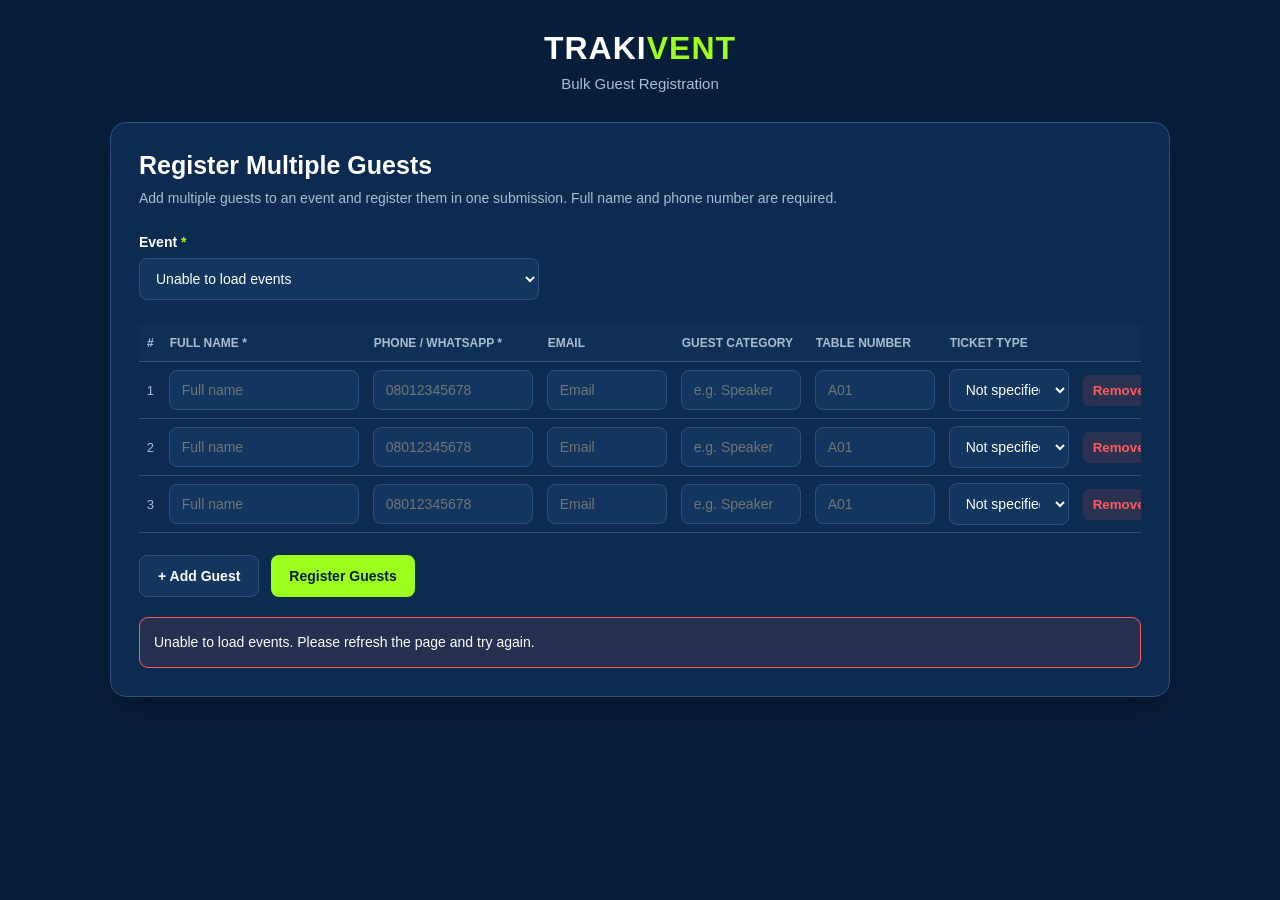
<file: registration/bulk.html>
<!DOCTYPE html>

<html lang="en">

<head>

<meta charset="UTF-8">

<meta
 name="viewport"
 content="width=device-width, initial-scale=1.0">

<title>TRAKIVENT Bulk Registration</title>

<style>

/* =====================================
   TRAKIVENT
   Bulk Registration Page
   ===================================== */

:root {

    --bg: #071e3b;

    --card: #0d2b50;

    --input: #12365f;

    --border: #2b527c;

    --text: #ffffff;

    --muted: #a9bdd3;

    --accent: #9cff1e;

    --danger: #ff5c5c;

}


* {

    box-sizing: border-box;

}


body {

    margin: 0;

    min-height: 100vh;

    font-family:
        Arial,
        Helvetica,
        sans-serif;

    background:
        var(--bg);

    color:
        var(--text);

}


.container {

    width: 100%;

    max-width: 1100px;

    margin: 0 auto;

    padding: 30px 20px 50px;

}


/* =====================================
   Header
   ===================================== */

.header {

    text-align: center;

    margin-bottom: 30px;

}


.logo {

    font-size: 32px;

    font-weight: 800;

    letter-spacing: 1px;

}


.logo span {

    color:
        var(--accent);

}


.header p {

    margin-top: 8px;

    color:
        var(--muted);

    font-size: 15px;

}


/* =====================================
   Card
   ===================================== */

.card {

    background:
        var(--card);

    border:
        1px solid var(--border);

    border-radius: 16px;

    padding: 28px;

    box-shadow:
        0 15px 40px
        rgba(0,0,0,0.25);

}


.card h1 {

    margin-top: 0;

    margin-bottom: 8px;

    font-size: 25px;

}


.cardIntro {

    margin-top: 0;

    margin-bottom: 25px;

    color:
        var(--muted);

    font-size: 14px;

    line-height: 1.5;

}


/* =====================================
   Event
   ===================================== */

.eventGroup {

    max-width: 400px;

    margin-bottom: 25px;

}


label {

    display: block;

    margin-bottom: 8px;

    font-size: 14px;

    font-weight: 600;

}


.required {

    color:
        var(--accent);

}


select,
input {

    width: 100%;

    padding: 11px 12px;

    border-radius: 8px;

    border:
        1px solid var(--border);

    background:
        var(--input);

    color:
        var(--text);

    font-size: 14px;

    outline: none;

}


select:focus,
input:focus {

    border-color:
        var(--accent);

    box-shadow:
        0 0 0 2px
        rgba(156,255,30,0.12);

}


/* =====================================
   Table
   ===================================== */

.tableWrapper {

    width: 100%;

    overflow-x: auto;

    margin-top: 20px;

}


.guestTable {

    width: 100%;

    min-width: 950px;

    border-collapse: collapse;

}


.guestTable th {

    padding: 11px 8px;

    text-align: left;

    background:
        #102f54;

    border-bottom:
        1px solid var(--border);

    color:
        var(--muted);

    font-size: 12px;

    text-transform: uppercase;

}


.guestTable td {

    padding: 7px;

    border-bottom:
        1px solid var(--border);

}


.rowNumber {

    width: 45px;

    text-align: center;

    color:
        var(--muted);

    font-size: 13px;

}


.guestTable input,
.guestTable select {

    min-width: 120px;

}


.guestTable .nameField {

    min-width: 190px;

}


.guestTable .phoneField {

    min-width: 160px;

}


.removeBtn {

    border: none;

    border-radius: 6px;

    padding: 8px 10px;

    background:
        rgba(255,92,92,0.12);

    color:
        var(--danger);

    cursor: pointer;

    font-weight: 700;

}


.removeBtn:hover {

    background:
        rgba(255,92,92,0.22);

}


/* =====================================
   Actions
   ===================================== */

.actions {

    display: flex;

    flex-wrap: wrap;

    gap: 12px;

    margin-top: 22px;

}


.actionBtn {

    border: none;

    border-radius: 8px;

    padding: 12px 18px;

    font-size: 14px;

    font-weight: 700;

    cursor: pointer;

}


.addBtn {

    background:
        #12365f;

    border:
        1px solid var(--border);

    color:
        var(--text);

}


.submitBtn {

    background:
        var(--accent);

    color:
        #071e3b;

}


.submitBtn:disabled {

    opacity: 0.6;

    cursor: not-allowed;

}


/* =====================================
   Message
   ===================================== */

.message {

    display: none;

    margin-top: 20px;

    padding: 14px;

    border-radius: 9px;

    font-size: 14px;

    line-height: 1.5;

}


.message.error {

    display: block;

    background:
        rgba(255,92,92,0.10);

    border:
        1px solid var(--danger);

}


.message.success {

    display: block;

    background:
        rgba(156,255,30,0.10);

    border:
        1px solid var(--accent);

}


/* =====================================
   Summary
   ===================================== */

.summary {

    display: none;

    margin-top: 28px;

}


.summary h2 {

    margin-top: 0;

    font-size: 20px;

}


.summaryGrid {

    display: grid;

    grid-template-columns:
        repeat(3, 1fr);

    gap: 12px;

}


.summaryBox {

    padding: 18px;

    border:
        1px solid var(--border);

    border-radius: 10px;

    background:
        #102f54;

}


.summaryLabel {

    display: block;

    color:
        var(--muted);

    font-size: 12px;

    margin-bottom: 7px;

}


.summaryValue {

    font-size: 25px;

    font-weight: 800;

}


/* =====================================
   Results
   ===================================== */

.results {

    margin-top: 25px;

}


.resultItem {

    padding: 12px;

    margin-bottom: 8px;

    border:
        1px solid var(--border);

    border-radius: 8px;

    background:
        #102f54;

}


.resultName {

    font-weight: 700;

}


.resultDetails {

    margin-top: 5px;

    color:
        var(--muted);

    font-size: 13px;

}


.rejectedItem {

    border-color:
        var(--danger);

}


.rejectedReason {

    margin-top: 5px;

    color:
        var(--danger);

    font-size: 13px;

}


/* =====================================
   Mobile
   ===================================== */

@media (max-width: 700px) {

    .container {

        padding:
            20px 14px 40px;

    }


    .card {

        padding: 20px;

    }


    .logo {

        font-size: 27px;

    }


    .summaryGrid {

        grid-template-columns:
            1fr;

    }

}

</style>

</head>

<body>

<div class="container">

<header class="header">


<div class="logo">

    TRAKI<span>VENT</span>

</div>

<p>

    Bulk Guest Registration

</p>


</header>

<main class="card">


<h1>

    Register Multiple Guests

</h1>


<p class="cardIntro">

    Add multiple guests to an event and register them in one submission.

    Full name and phone number are required.

</p>


<!-- =================================
     Event Selection
     ================================= -->

<div class="eventGroup">

    <label for="eventId">

        Event
        <span class="required">*</span>

    </label>


    <select
    id="eventId"
    required>

    <option value="">

        Loading events...

    </option>

</select>

</div>


<!-- =================================
     Guest Table
     ================================= -->

<div class="tableWrapper">

    <table class="guestTable">

        <thead>

            <tr>

                <th>#</th>

                <th>Full Name *</th>

                <th>Phone / WhatsApp *</th>

                <th>Email</th>

                <th>Guest Category</th>

                <th>Table Number</th>

                <th>Ticket Type</th>

                <th></th>

            </tr>

        </thead>


        <tbody id="guestTableBody"></tbody>

    </table>

</div>


<!-- =================================
     Actions
     ================================= -->

<div class="actions">

    <button
        type="button"
        id="addGuestBtn"
        class="actionBtn addBtn">

        + Add Guest

    </button>


    <button
        type="button"
        id="submitBtn"
        class="actionBtn submitBtn">

        Register Guests

    </button>

</div>


<!-- =================================
     Message
     ================================= -->

<div
    id="message"
    class="message">

</div>


<!-- =================================
     Summary
     ================================= -->

<section
    id="summary"
    class="summary">

    <h2>

        Registration Results

    </h2>


    <div class="summaryGrid">


        <div class="summaryBox">

            <span class="summaryLabel">

                Submitted

            </span>

            <span
                id="submittedCount"
                class="summaryValue">

                0

            </span>

        </div>


        <div class="summaryBox">

            <span class="summaryLabel">

                Registered

            </span>

            <span
                id="registeredCount"
                class="summaryValue">

                0

            </span>

        </div>


        <div class="summaryBox">

            <span class="summaryLabel">

                Rejected

            </span>

            <span
                id="rejectedCount"
                class="summaryValue">

                0

            </span>

        </div>


    </div>


    <div
        id="results"
        class="results">

    </div>

</section>


</main>

</div>

<script src="bulk-registration.js"></script>

</body>

</html>
</file>
